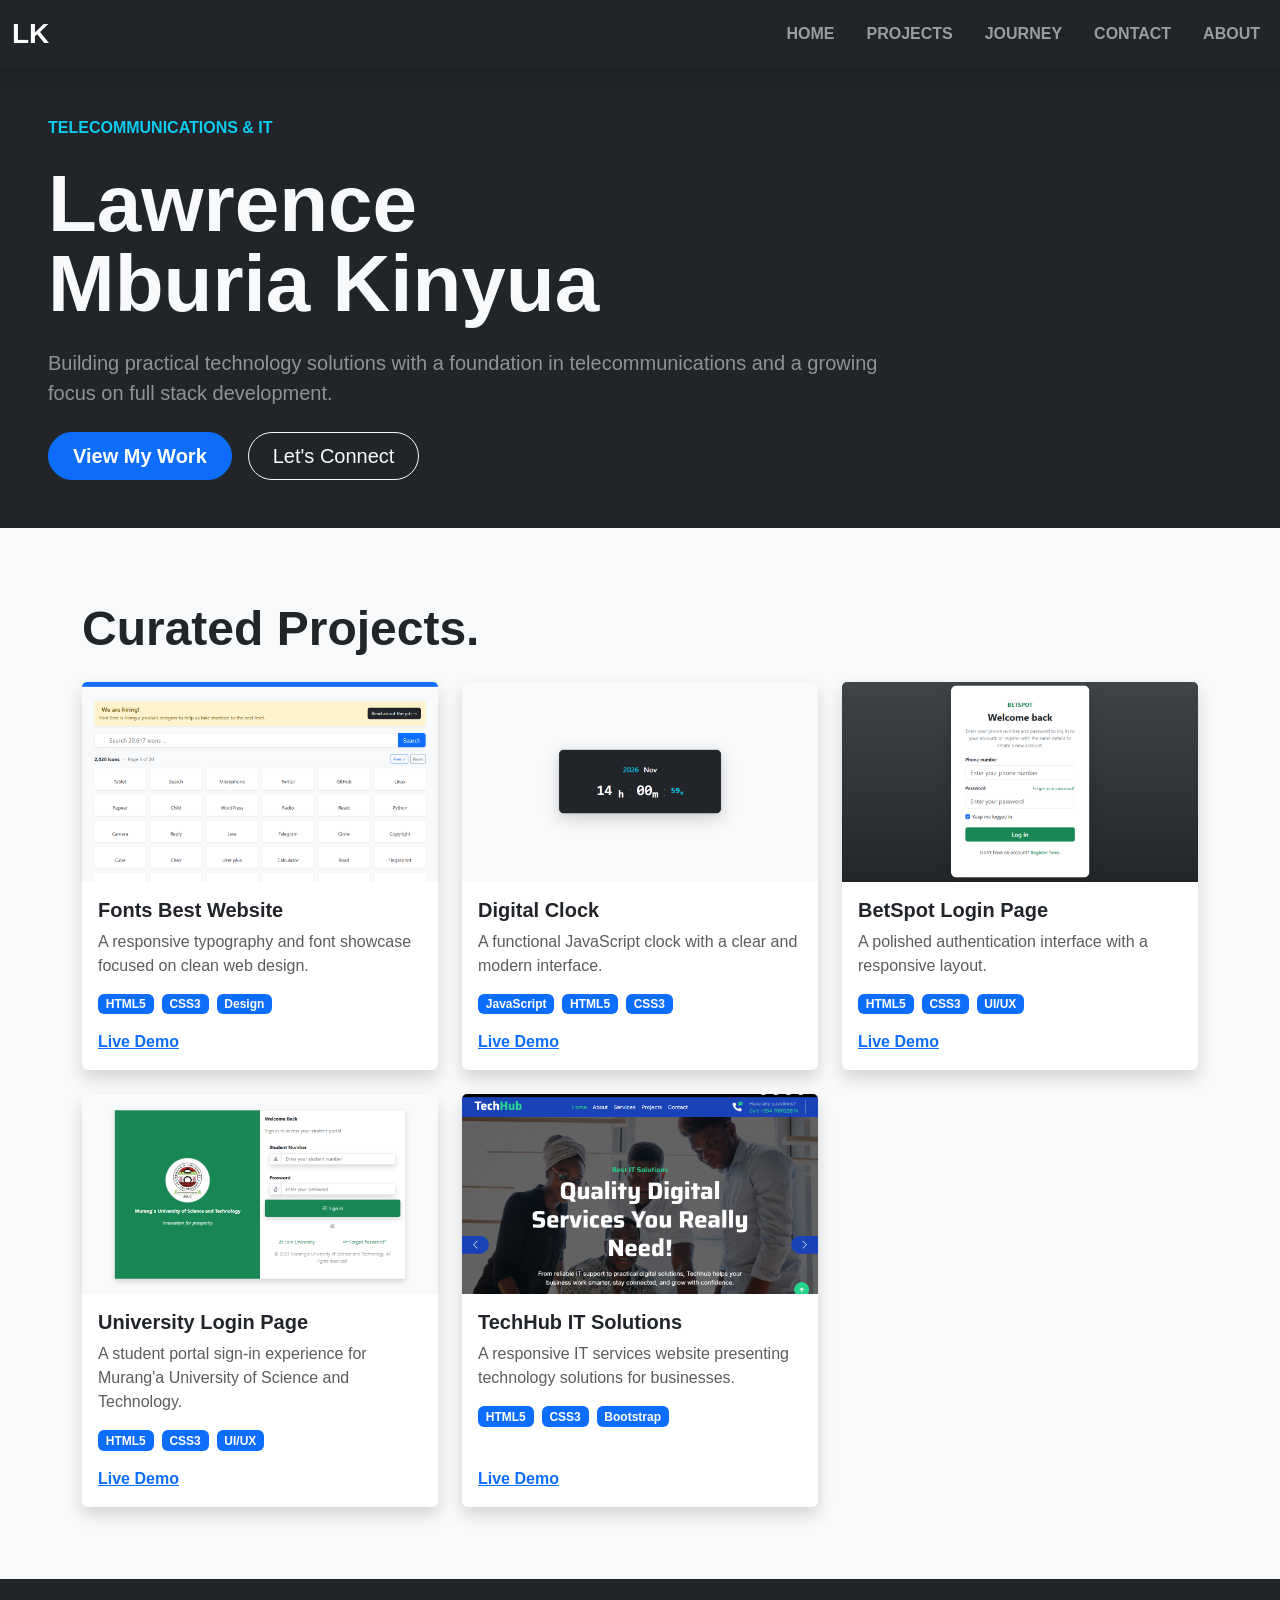
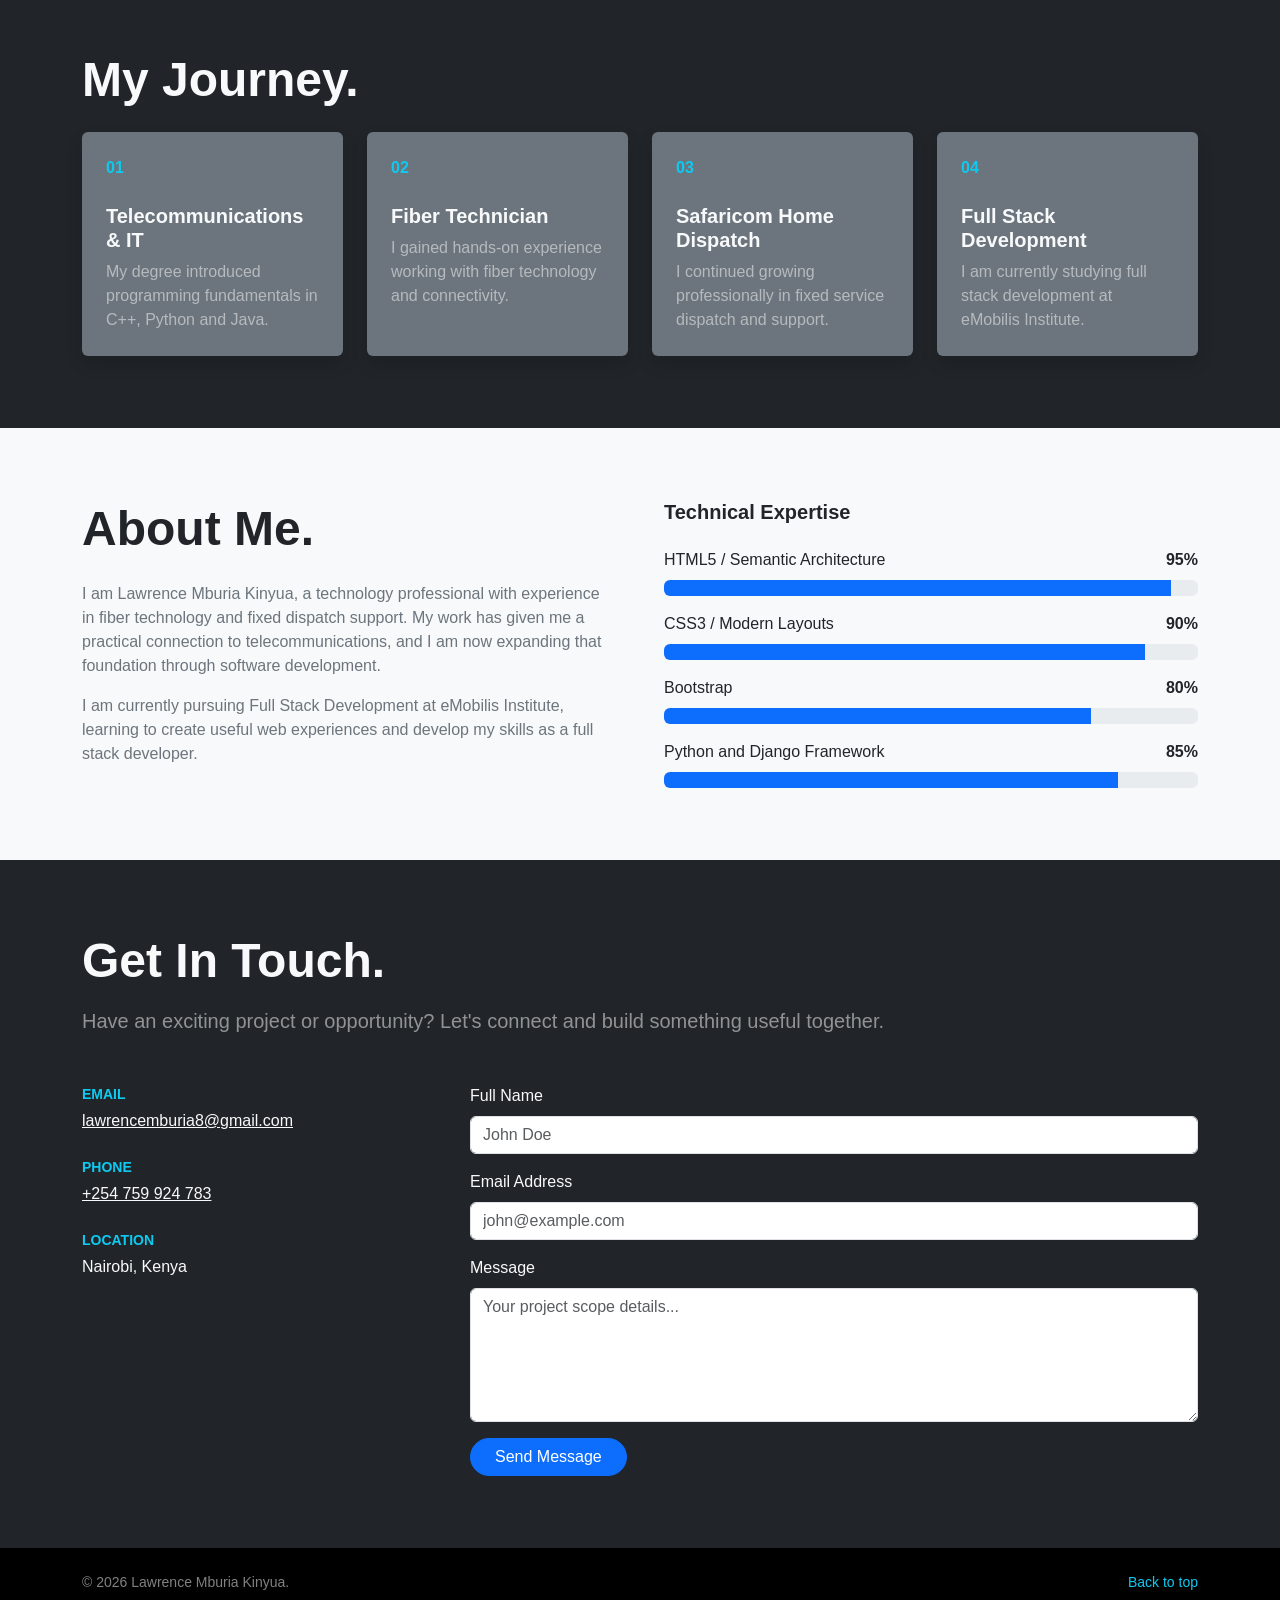
<file: index.html>
﻿<!doctype html>
<html lang="en">
<head>
  <meta name="google-site-verification" content="1wl7uMZ0le0f0YwiNhf5tvKRAb2OyNU2cs0r39G1qhc" />
  <meta charset="utf-8">
  <meta name="viewport" content="width=device-width, initial-scale=1">
  <meta name="description" content="Portfolio of Lawrence Mburia Kinyua, telecommunications professional and Full Stack Development student.">
  <meta name="theme-color" content="#212529">
  <title>Lawrence Mburia Kinyua | Portfolio</title>
  <link rel="shortcut icon" type="image/x-icon" href="images/prof.jpg">
  <link href="https://cdn.jsdelivr.net/npm/bootstrap@5.3.8/dist/css/bootstrap.min.css" rel="stylesheet" integrity="sha384-sRIl4kxILFvY47J16cr9ZwB07vP4J8+LH7qKQnuqkuIAvNWLzeN8tE5YBujZqJLB" crossorigin="anonymous">

</head>
<body style="font-family: 'Trebuchet MS', 'Lucida Sans Unicode', 'Lucida Grande', 'Lucida Sans', Arial, sans-serif;">
  <nav class="navbar navbar-expand-lg navbar-dark bg-dark sticky-top shadow" aria-label="Main navigation">
    <div class="container-fluid">
      <a class="navbar-brand fw-bold fs-3" href="#hero" aria-label="Lawrence Kinyua home">LK</a>
      <button class="navbar-toggler" type="button" data-bs-toggle="collapse" data-bs-target="#portfolioNav" aria-controls="portfolioNav" aria-expanded="false" aria-label="Toggle navigation">
        <span class="navbar-toggler-icon"></span>
      </button>
      <div class="collapse navbar-collapse" id="portfolioNav">
        <ul class="navbar-nav ms-auto gap-lg-3 text-uppercase fw-semibold">
          <li class="nav-item"><a class="nav-link" href="#hero">Home</a></li>
          <li class="nav-item"><a class="nav-link" href="#projects">Projects</a></li>
          <li class="nav-item"><a class="nav-link" href="#journey">Journey</a></li>
          <li class="nav-item"><a class="nav-link" href="#contact">Contact</a></li>
          <li class="nav-item"><a class="nav-link" href="#about">About</a></li>
        </ul>
      </div>
    </div>
  </nav>

  <main>
    <section class="p-5 d-flex align-items-center bg-dark text-light container-fluid" id="hero">
      <div >
        <div class="row">
          <div class="col-lg-10 col-xl-9">
            <p class="text-info text-uppercase fw-bold mb-4">Telecommunications &amp; IT</p>
            <h1 class="display-1 fw-bold lh-1">Lawrence<br>Mburia Kinyua</h1>
            <p class="lead text-white-50 mt-4 mb-0">Building practical technology solutions with a foundation in telecommunications and a growing focus on full stack development.</p>
            <div class="d-flex flex-wrap gap-3 mt-4">
              <a class="btn btn-primary btn-lg rounded-pill fw-semibold px-4" href="#projects">View My Work</a>
              <a class="btn btn-outline-light btn-lg rounded-pill px-4" href="#contact">Let's Connect</a>
            </div>
          </div>
        </div>
      </div>
    </section>

    <section class="bg-body-tertiary text-body py-5" id="projects">
      <div class="container py-lg-4">
        <h2 class="display-5 fw-bold mb-4">Curated Projects.</h2>
        <div class="row row-cols-1 row-cols-md-2 row-cols-lg-3 g-4">
          <div class="col">
            <article class="card h-100 border-0 shadow">
              <a href="https://lauprof.github.io/fonts/" target="_blank" rel="noopener noreferrer" aria-label="View Fonts Best Website">
                <div class="ratio ratio-16x9"><img src="images/project-previews/fonts.png" class="card-img-top object-fit-cover" alt="Preview of the Fonts Best Website"></div>
              </a>
              <div class="card-body d-flex flex-column">
                <h3 class="h5 card-title fw-bold">Fonts Best Website</h3>
                <p class="card-text text-body-secondary">A responsive typography and font showcase focused on clean web design.</p>
                <div class="d-flex flex-wrap gap-2 mb-3"><span class="badge text-bg-primary">HTML5</span><span class="badge text-bg-primary">CSS3</span><span class="badge text-bg-primary">Design</span></div>
                <a class="link-primary fw-semibold mt-auto" href="https://lauprof.github.io/fonts/" target="_blank" rel="noopener noreferrer">Live Demo</a>
              </div>
            </article>
          </div>
          <div class="col">
            <article class="card h-100 border-0 shadow">
              <a href="https://lauprof.github.io/clock" target="_blank" rel="noopener noreferrer" aria-label="View Clock project">
                <div class="ratio ratio-16x9"><img src="images/project-previews/clock.png" class="card-img-top object-fit-cover" alt="Preview of the Digital Clock project"></div>
              </a>
              <div class="card-body d-flex flex-column">
                <h3 class="h5 card-title fw-bold">Digital Clock</h3>
                <p class="card-text text-body-secondary">A functional JavaScript clock with a clear and modern interface.</p>
                <div class="d-flex flex-wrap gap-2 mb-3"><span class="badge text-bg-primary">JavaScript</span><span class="badge text-bg-primary">HTML5</span><span class="badge text-bg-primary">CSS3</span></div>
                <a class="link-primary fw-semibold mt-auto" href="https://lauprof.github.io/clock" target="_blank" rel="noopener noreferrer">Live Demo</a>
              </div>
            </article>
          </div>
          <div class="col">
            <article class="card h-100 border-0 shadow">
              <a href="https://lauprof.github.io/BetSpot-login/" target="_blank" rel="noopener noreferrer" aria-label="View BetSpot login project">
                <div class="ratio ratio-16x9"><img src="images/project-previews/betspot.png" class="card-img-top object-fit-cover" alt="Preview of the BetSpot Login Page"></div>
              </a>
              <div class="card-body d-flex flex-column">
                <h3 class="h5 card-title fw-bold">BetSpot Login Page</h3>
                <p class="card-text text-body-secondary">A polished authentication interface with a responsive layout.</p>
                <div class="d-flex flex-wrap gap-2 mb-3"><span class="badge text-bg-primary">HTML5</span><span class="badge text-bg-primary">CSS3</span><span class="badge text-bg-primary">UI/UX</span></div>
                <a class="link-primary fw-semibold mt-auto" href="https://lauprof.github.io/BetSpot-login/" target="_blank" rel="noopener noreferrer">Live Demo</a>
              </div>
            </article>
          </div>
          <div class="col">
            <article class="card h-100 border-0 shadow">
              <a href="https://lauprof.github.io/LoginPage/" target="_blank" rel="noopener noreferrer" aria-label="View university login page">
                <div class="ratio ratio-16x9"><img src="images/project-previews/loginpage.png" class="card-img-top object-fit-cover" alt="Preview of the Murang'a University student login page"></div>
              </a>
              <div class="card-body d-flex flex-column">
                <h3 class="h5 card-title fw-bold">University Login Page</h3>
                <p class="card-text text-body-secondary">A student portal sign-in experience for Murang'a University of Science and Technology.</p>
                <div class="d-flex flex-wrap gap-2 mb-3"><span class="badge text-bg-primary">HTML5</span><span class="badge text-bg-primary">CSS3</span><span class="badge text-bg-primary">UI/UX</span></div>
                <a class="link-primary fw-semibold mt-auto" href="https://lauprof.github.io/LoginPage/" target="_blank" rel="noopener noreferrer">Live Demo</a>
              </div>
            </article>
          </div>
          <div class="col">
            <article class="card h-100 border-0 shadow">
              <a href="https://lauprof.github.io/Tech-Hub/" target="_blank" rel="noopener noreferrer" aria-label="View TechHub website">
                <div class="ratio ratio-16x9"><img src="images/project-previews/tech-hub.png" class="card-img-top object-fit-cover" alt="Preview of the TechHub IT solutions website"></div>
              </a>
              <div class="card-body d-flex flex-column">
                <h3 class="h5 card-title fw-bold">TechHub IT Solutions</h3>
                <p class="card-text text-body-secondary">A responsive IT services website presenting technology solutions for businesses.</p>
                <div class="d-flex flex-wrap gap-2 mb-3"><span class="badge text-bg-primary">HTML5</span><span class="badge text-bg-primary">CSS3</span><span class="badge text-bg-primary">Bootstrap</span></div>
                <a class="link-primary fw-semibold mt-auto" href="https://lauprof.github.io/Tech-Hub/" target="_blank" rel="noopener noreferrer">Live Demo</a>
              </div>
            </article>
          </div>
        </div>
      </div>
    </section>

    <section class="bg-dark text-light py-5" id="journey">
      <div class="container py-lg-4">
        <h2 class="display-5 fw-bold mb-4">My Journey.</h2>
        <div class="row row-cols-1 row-cols-md-2 row-cols-lg-4 g-4">
          <div class="col"><article class="card h-100 bg-secondary text-light border-0 shadow"><div class="card-body p-4"><span class="text-info fw-bold">01</span><h3 class="h5 fw-bold mt-4">Telecommunications &amp; IT</h3><p class="text-white-50 mb-0">My degree introduced programming fundamentals in C++, Python and Java.</p></div></article></div>
          <div class="col"><article class="card h-100 bg-secondary text-light border-0 shadow"><div class="card-body p-4"><span class="text-info fw-bold">02</span><h3 class="h5 fw-bold mt-4">Fiber Technician</h3><p class="text-white-50 mb-0">I gained hands-on experience working with fiber technology and connectivity.</p></div></article></div>
          <div class="col"><article class="card h-100 bg-secondary text-light border-0 shadow"><div class="card-body p-4"><span class="text-info fw-bold">03</span><h3 class="h5 fw-bold mt-4">Safaricom Home Dispatch</h3><p class="text-white-50 mb-0">I continued growing professionally in fixed service dispatch and support.</p></div></article></div>
          <div class="col"><article class="card h-100 bg-secondary text-light border-0 shadow"><div class="card-body p-4"><span class="text-info fw-bold">04</span><h3 class="h5 fw-bold mt-4">Full Stack Development</h3><p class="text-white-50 mb-0">I am currently studying full stack development at eMobilis Institute.</p></div></article></div>
        </div>
      </div>
    </section>

    <section class="bg-light text-dark py-5" id="about">
      <div class="container py-lg-4">
        <div class="row g-5">
          <div class="col-lg-6">
            <h2 class="display-5 fw-bold mb-4">About Me.</h2>
            <p class="text-secondary">I am Lawrence Mburia Kinyua, a technology professional with experience in fiber technology and fixed dispatch support. My work has given me a practical connection to telecommunications, and I am now expanding that foundation through software development.</p>
            <p class="text-secondary mb-0">I am currently pursuing Full Stack Development at eMobilis Institute, learning to create useful web experiences and develop my skills as a full stack developer.</p>
          </div>
          <div class="col-lg-6">
            <h3 class="h5 fw-bold mb-4">Technical Expertise</h3>
            <div class="mb-3"><div class="d-flex justify-content-between mb-2"><span>HTML5 / Semantic Architecture</span><strong>95%</strong></div><div class="progress" role="progressbar" aria-label="HTML5 / Semantic Architecture" aria-valuenow="95" aria-valuemin="0" aria-valuemax="100"><div class="progress-bar bg-primary" style="width: 95%"></div></div></div>
            <div class="mb-3"><div class="d-flex justify-content-between mb-2"><span>CSS3 / Modern Layouts</span><strong>90%</strong></div><div class="progress" role="progressbar" aria-label="CSS3 / Modern Layouts" aria-valuenow="90" aria-valuemin="0" aria-valuemax="100"><div class="progress-bar bg-primary" style="width: 90%"></div></div></div>
            <div class="mb-3"><div class="d-flex justify-content-between mb-2"><span>Bootstrap</span><strong>80%</strong></div><div class="progress" role="progressbar" aria-label="Bootstrap" aria-valuenow="80" aria-valuemin="0" aria-valuemax="100"><div class="progress-bar bg-primary" style="width: 80%"></div></div></div>
            <div><div class="d-flex justify-content-between mb-2"><span>Python and Django Framework</span><strong>85%</strong></div><div class="progress" role="progressbar" aria-label="Python and Django Framework" aria-valuenow="85" aria-valuemin="0" aria-valuemax="100"><div class="progress-bar bg-primary" style="width: 85%"></div></div></div>
          </div>
        </div>
      </div>
    </section>

    <section class="bg-dark text-light py-5" id="contact">
      <div class="container py-lg-4">
        <h2 class="display-5 fw-bold mb-3">Get In Touch.</h2>
        <p class="lead text-white-50 mb-5">Have an exciting project or opportunity? Let's connect and build something useful together.</p>
        <div class="row g-5">
          <div class="col-lg-4">
            <div class="mb-4"><p class="small text-info text-uppercase fw-bold mb-1">Email</p><a class="link-light text-break" href="mailto:lawrencemburia8@gmail.com">lawrencemburia8@gmail.com</a></div>
            <div class="mb-4"><p class="small text-info text-uppercase fw-bold mb-1">Phone</p><a class="link-light" href="tel:+254759924783">+254 759 924 783</a></div>
            <div><p class="small text-info text-uppercase fw-bold mb-1">Location</p><p class="mb-0">Nairobi, Kenya</p></div>
          </div>
          <div class="col-lg-8">
            <form action="mailto:lawrencemburia8@gmail.com" method="post" enctype="text/plain">
              <div class="mb-3"><label class="form-label" for="contactName">Full Name</label><input class="form-control" id="contactName" type="text" name="name" placeholder="John Doe" required></div>
              <div class="mb-3"><label class="form-label" for="contactEmail">Email Address</label><input class="form-control" id="contactEmail" type="email" name="email" placeholder="john@example.com" required></div>
              <div class="mb-3"><label class="form-label" for="contactMessage">Message</label><textarea class="form-control" id="contactMessage" name="message" rows="5" placeholder="Your project scope details..." required></textarea></div>
              <button class="btn btn-primary rounded-pill px-4" type="submit">Send Message</button>
            </form>
          </div>
        </div>
      </div>
    </section>
  </main>

  <footer class="bg-black text-white-50 py-4">
    <div class="container d-flex flex-column flex-sm-row justify-content-between align-items-center gap-3">
      <p class="small mb-0">&copy; 2026 Lawrence Mburia Kinyua.</p>
      <a class="link-info small text-decoration-none" href="#hero">Back to top</a>
    </div>
  </footer>

  <script src="https://cdn.jsdelivr.net/npm/bootstrap@5.3.8/dist/js/bootstrap.bundle.min.js" integrity="sha384-FKyoEForCGlyvwx9Hj09JcYn3nv7wiPVlz7YYwJrWVcXK/BmnVDxM+D2scQbITxI" crossorigin="anonymous"></script>
</body>
</html>
</file>
